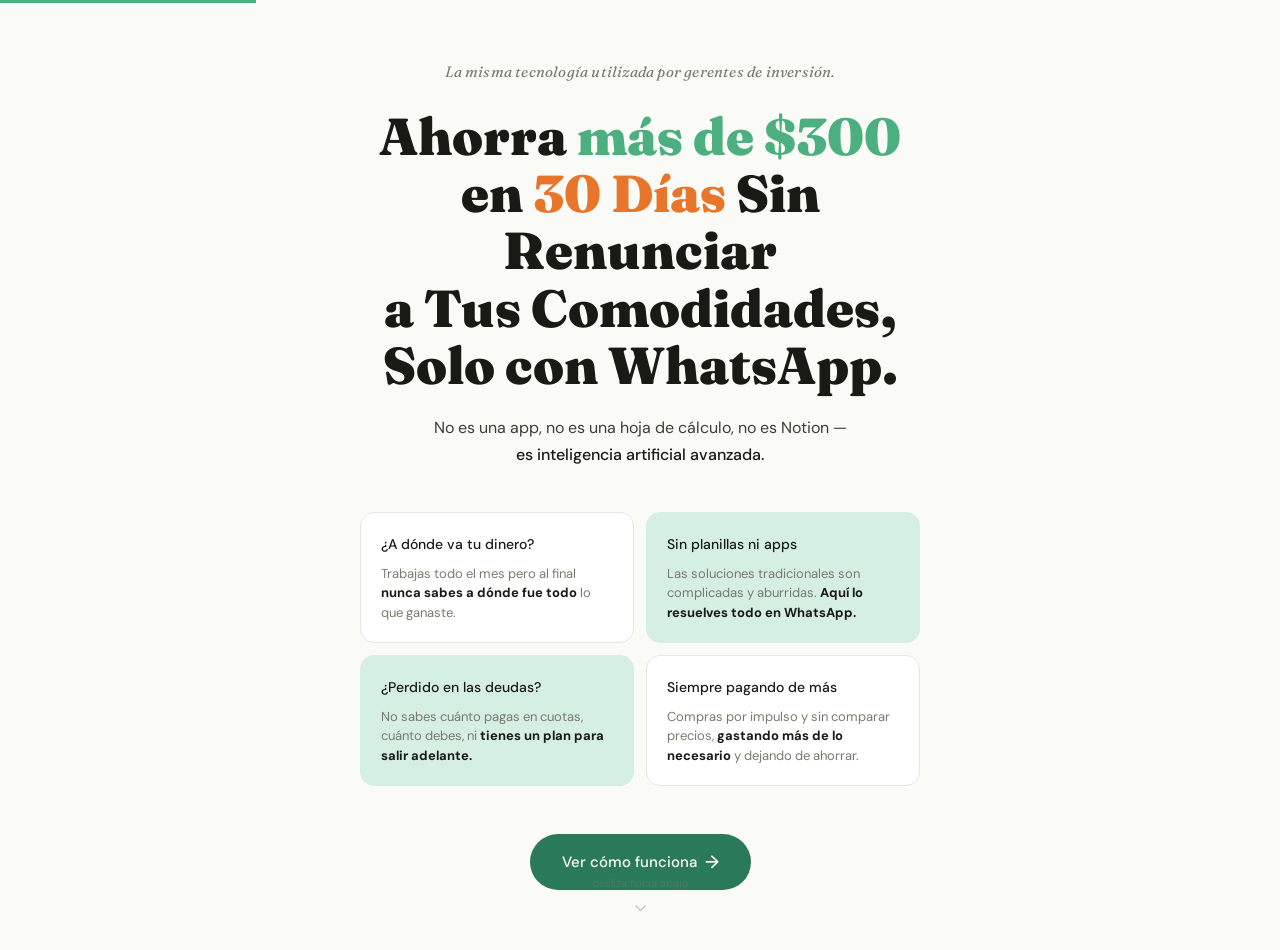
<file: index.html>
<!DOCTYPE html>
<html lang="es">
<head>
<meta charset="UTF-8"/>
<meta name="viewport" content="width=device-width, initial-scale=1.0"/>
<title>Mani — Asesor Financiero</title>
<link href="https://fonts.googleapis.com/css2?family=Fraunces:ital,wght@0,400;0,700;0,900;1,400&family=DM+Sans:wght@400;500&display=swap" rel="stylesheet"/>
<style>
*{box-sizing:border-box;margin:0;padding:0}
:root{
  --green:#2A7A5A;--green-light:#4CAF80;--green-bg:#EFF8F3;--green-pale:#D6EFE3;
  --orange:#E8762A;--orange-bg:#FEF3EA;
  --dark:#1A1A14;--text:#3D3D35;--muted:#7A7A6E;
  --bg:#FAFAF7;--white:#FFFFFF;--border:#E8E8E0;
}
html{scroll-behavior:smooth}
body{font-family:'DM Sans',sans-serif;background:var(--bg);color:var(--dark);line-height:1.6;overflow-x:hidden}

.section{min-height:100vh;display:flex;flex-direction:column;align-items:center;justify-content:center;padding:60px 24px;position:relative}
.section-inner{max-width:560px;width:100%;margin:0 auto;text-align:center}

.hidden{display:none!important}
.fade-in{animation:fadeUp .6s ease forwards}
@keyframes fadeUp{from{opacity:0;transform:translateY(24px)}to{opacity:1;transform:translateY(0)}}

#s1{background:var(--bg)}
.eyebrow{font-family:'Fraunces',serif;font-style:italic;font-size:15px;color:var(--muted);margin-bottom:24px;letter-spacing:.2px}
.hero-title{font-family:'Fraunces',serif;font-size:clamp(32px,6vw,52px);font-weight:900;line-height:1.1;color:var(--dark);margin-bottom:20px}
.hero-title .accent-green{color:var(--green-light)}
.hero-title .accent-orange{color:var(--orange)}
.hero-sub{font-size:16px;color:var(--text);margin-bottom:44px;line-height:1.7}
.hero-sub strong{color:var(--dark);font-weight:500}
.pain-grid{display:grid;grid-template-columns:1fr 1fr;gap:12px;text-align:left;margin-bottom:48px}
.pain-card{background:var(--white);border:1px solid var(--border);border-radius:14px;padding:20px}
.pain-card.highlight{background:var(--green-pale);border-color:var(--green-pale)}
.pain-card h4{font-size:14px;font-weight:500;color:var(--dark);margin-bottom:8px}
.pain-card p{font-size:13px;color:var(--muted);line-height:1.5}
.pain-card p strong{color:var(--dark)}
.cta-primary{display:inline-flex;align-items:center;gap:8px;background:var(--green);color:var(--white);font-family:'DM Sans',sans-serif;font-size:15px;font-weight:500;padding:16px 32px;border-radius:100px;border:none;cursor:pointer;transition:all .2s;text-decoration:none}
.cta-primary:hover{background:var(--green-light);transform:translateY(-2px)}
.cta-arrow{font-size:18px;transition:transform .2s}
.cta-primary:hover .cta-arrow{transform:translateX(4px)}

#s2{background:var(--white);border-top:1px solid var(--border)}
.demo-label{display:inline-block;background:var(--orange);color:var(--white);font-size:12px;font-weight:500;padding:5px 14px;border-radius:100px;margin-bottom:24px;letter-spacing:.5px;text-transform:uppercase}
.demo-title{font-family:'Fraunces',serif;font-size:clamp(26px,5vw,40px);font-weight:700;margin-bottom:12px;color:var(--dark)}
.demo-sub{font-size:15px;color:var(--muted);margin-bottom:40px;line-height:1.7}
.step-badge{display:flex;align-items:center;justify-content:center;width:40px;height:40px;border-radius:50%;background:var(--orange);color:var(--white);font-family:'Fraunces',serif;font-size:20px;font-weight:700;margin:0 auto 16px}
.step-instruction{font-size:16px;color:var(--text);margin-bottom:8px}
.step-instruction strong{color:var(--dark)}
.step-hint{font-size:13px;color:var(--muted);font-style:italic;margin-bottom:28px}

.chat-input-wrap{position:relative;max-width:400px;margin:0 auto}
.chat-input{width:100%;padding:14px 56px 14px 20px;border-radius:100px;border:2px solid var(--border);font-family:'DM Sans',sans-serif;font-size:15px;color:var(--dark);background:var(--bg);outline:none;transition:border-color .2s}
.chat-input:focus{border-color:var(--green-light)}
.chat-send-btn{position:absolute;right:6px;top:50%;transform:translateY(-50%);width:40px;height:40px;border-radius:50%;background:var(--green);border:none;cursor:pointer;display:flex;align-items:center;justify-content:center;transition:background .2s}
.chat-send-btn:hover{background:var(--green-light)}
.chat-send-btn svg{width:18px;height:18px;fill:none;stroke:#fff;stroke-width:2;stroke-linecap:round;stroke-linejoin:round}

/* ══ WHATSAPP REALÍSTICO ══ */
.chat-response{
  margin-top:20px;
  text-align:left;
  max-width:420px;
  margin-left:auto;
  margin-right:auto;
  background:#FFFFFF;
  border-radius:16px;
  padding:16px 10px 12px;
  overflow:hidden;
  border:1px solid var(--border);
}
/* Divisor de data */
.wa-date-divider{text-align:center;margin:4px 0 10px}
.wa-date-divider span{
  background:#E1EAF0;
  color:#54656F;
  font-size:11.5px;
  padding:4px 12px;
  border-radius:7px;
  display:inline-block;
  font-family:'DM Sans',sans-serif;
  box-shadow:0 1px 1px rgba(0,0,0,.08);
}
/* Linhas de mensagem */
.wa-row{display:flex;margin-bottom:3px;padding:0 4px}
.wa-row.user{justify-content:flex-end}
.wa-row.bot{justify-content:flex-start}
/* Bolha base */
.bubble{
  max-width:80%;
  padding:6px 9px 4px 9px;
  font-size:14.5px;
  line-height:1.5;
  position:relative;
  word-break:break-word;
  font-family:-apple-system,'Segoe UI','Helvetica Neue',Arial,sans-serif;
  box-shadow:0 1px 1px rgba(0,0,0,.13);
}
/* Bolha da Nami — modo claro */
.bubble-bot{
  background:#0B141A;
  color:#FFFFFF;
  border-radius:0 8px 8px 8px;
  margin-left:10px;
  border:1px solid #E8E8E0;
}
.bubble-bot::before{
  content:'';
  position:absolute;
  top:0;left:-9px;
  border-width:0 9px 9px 0;
  border-style:solid;
  border-color:transparent #FFFFFF transparent transparent;
}
/* Bolha do usuário — verde claro WA */
.bubble-user{
  background:#D9FDD3;
  color:#111B21;
  border-radius:8px 0 8px 8px;
  margin-right:10px;
}
.bubble-user::after{
  content:'';
  position:absolute;
  top:0;right:-9px;
  border-width:0 0 9px 9px;
  border-style:solid;
  border-color:transparent transparent transparent #D9FDD3;
}
.bubble strong{color:#FFFFFF;font-weight:600}
/* Horário + tique */
.bubble-meta{
  display:flex;
  align-items:center;
  justify-content:flex-end;
  gap:3px;
  margin-top:2px;
  margin-bottom:0;
  line-height:1;
}
.bubble-time{font-size:11px;color:#667781;white-space:nowrap}
.bubble-tick{font-size:13px;color:#53BDEB;line-height:1}
/* Typing */
.typing{display:flex;gap:5px;padding:8px 12px 6px;align-items:center;min-width:52px}
.dot{width:7px;height:7px;background:#B0B8BF;border-radius:50%;animation:waBounce .9s infinite}
.dot:nth-child(2){animation-delay:.2s}
.dot:nth-child(3){animation-delay:.4s}
@keyframes waBounce{0%,60%,100%{transform:translateY(0)}30%{transform:translateY(-5px)}}
/* Seção 3 — tela WA fundo cinza claro */
.wa-screen{
  background:#ffffff;
  border-radius:16px;
  padding:14px 10px;
  max-width:360px;
  margin:0 auto 8px;
  border:1px solid var(--border);
  box-shadow:0 2px 12px rgba(0,0,0,.08);
}
.wa-screen .wa-date-divider span{background:#E1EAF0;color:#54656F;}
/* Card imagem enviada */
.wa-img-bubble{
  margin-left:10px;
  max-width:90%;
  margin-bottom:6px;
  position:relative;
}
.wa-img-bubble::before{
  content:'';
  position:absolute;
  top:0;left:-9px;
  border-width:0 9px 9px 0;
  border-style:solid;
  border-color:transparent #FFFFFF transparent transparent;
  z-index:1;
}
.wa-img-card{
  background:#FFFFFF;
  border:1px solid #E0E0E0;
  border-radius:0 10px 10px 10px;
  overflow:hidden;
  box-shadow:0 1px 3px rgba(0,0,0,.12);
}
.wa-img-inner{
  background:#F7F8FA;
  padding:14px 14px 10px;
}
.wa-img-footer{
  background:#0B141A;
  padding:8px 12px 7px;
}
.wa-img-footer-text{
  font-size:13px;
  color:#E9EDEF;
  font-family:-apple-system,'Segoe UI',Arial,sans-serif;
  line-height:1.4;
}
.wa-img-time{font-size:11px;color:#8696A0;text-align:right;margin-top:4px}
/* Bolha de texto simples */
.wa-bubble-caption{
  background:#0B141A;
  border:1px solid #E8E8E0;
  border-radius:0 10px 10px 10px;
  padding:8px 12px 6px;
  margin-left:10px;
  max-width:88%;
  position:relative;
  font-size:13.5px;
  color:#ffffff;
  box-shadow:0 1px 1px rgba(0,0,0,.08);
  margin-bottom:6px;
  font-family:-apple-system,'Segoe UI',Arial,sans-serif;
}
.wa-bubble-caption::before{
  content:'';
  position:absolute;
  top:0;left:-9px;
  border-width:0 9px 9px 0;
  border-style:solid;
  border-color:transparent #FFFFFF transparent transparent;
}
.wa-bubble-time{font-size:11px;color:#667781;text-align:right;margin-top:3px}

/* Imagem enviada WA */
.wa-img-bubble{margin-left:10px;max-width:90%;margin-bottom:6px;position:relative;}
.wa-img-bubble::before{content:'';position:absolute;top:0;left:-9px;border-width:0 9px 9px 0;border-style:solid;border-color:transparent #FFFFFF transparent transparent;z-index:1;}
.wa-img-card{background:#FFFFFF;border:1px solid #E0E0E0;border-radius:0 10px 10px 10px;overflow:hidden;box-shadow:0 1px 3px rgba(0,0,0,.12);}
.wa-img-inner{background:#F7F8FA;padding:14px 14px 10px;}
.wa-img-footer{background:#1F2C34;padding:8px 12px 7px;}
.wa-img-footer-text{font-size:13px;color:#E9EDEF;font-family:-apple-system,'Segoe UI',Arial,sans-serif;line-height:1.4;}
.wa-img-time{font-size:11px;color:#8696A0;text-align:right;margin-top:4px}

.btn-continue{display:inline-flex;align-items:center;gap:8px;margin-top:24px;background:var(--green);color:var(--white);font-size:14px;font-weight:500;padding:12px 24px;border-radius:100px;border:none;cursor:pointer;transition:all .2s;font-family:'DM Sans',sans-serif}
.btn-continue:hover{background:var(--green-light);transform:translateY(-1px)}

#s3{background:var(--bg)}
.section-tag{font-family:'Fraunces',serif;font-style:italic;font-size:14px;color:var(--muted);margin-bottom:12px}
.s3-title{font-family:'Fraunces',serif;font-size:clamp(24px,4vw,36px);font-weight:700;margin-bottom:8px;color:var(--dark)}
.s3-sub{font-size:15px;color:var(--muted);margin-bottom:32px}

.wa-mockup-wrap{display:flex;flex-direction:column;gap:12px;max-width:360px;margin:0 auto 32px;text-align:left}
.wa-card{background:var(--white);border:1px solid var(--border);border-radius:16px;overflow:hidden;padding:16px}
.wa-card-header{font-size:13px;font-weight:500;color:var(--dark);margin-bottom:4px}
.wa-card-date{font-size:11px;color:var(--muted);margin-bottom:12px}
.bar-chart{display:flex;align-items:flex-end;gap:6px;height:80px}
.bar-wrap{display:flex;flex-direction:column;align-items:center;gap:4px;flex:1}
.bar{width:100%;background:var(--green-pale);border-radius:4px 4px 0 0;position:relative}
.bar.high{background:var(--green)}
.bar-label{font-size:10px;color:var(--muted)}
.bar-val{font-size:9px;color:var(--dark);font-weight:500}
.wa-trend{font-size:12px;color:var(--muted);margin-top:10px;display:flex;align-items:center;gap:4px}
.wa-trend span{color:var(--orange);font-weight:500}
.pie-wrap{display:flex;gap:16px;align-items:center}
.pie-legend{font-size:12px;color:var(--muted);display:flex;flex-direction:column;gap:4px}
.pie-legend-item{display:flex;align-items:center;gap:6px}
.pie-dot{width:8px;height:8px;border-radius:50%}
.wa-caption{font-size:13px;color:var(--white);background:var(--dark);border-radius:10px;padding:10px 14px;margin-top:8px}
.wa-caption .time-small{font-size:10px;opacity:.5;float:right;margin-top:2px}

.s3-closing{margin-top:32px}
.s3-closing p{font-size:16px;color:var(--text);margin-bottom:8px}
.s3-closing strong{color:var(--dark)}

#s4{background:var(--white);border-top:1px solid var(--border)}
.benefits-title{font-family:'Fraunces',serif;font-size:clamp(24px,4vw,36px);font-weight:700;margin-bottom:8px}
.benefits-sub{font-size:15px;color:var(--muted);margin-bottom:32px}
.benefits-grid{display:grid;grid-template-columns:1fr 1fr;gap:12px;text-align:left;margin-bottom:32px}
.benefit-card{background:var(--green-pale);border-radius:14px;padding:20px}
.benefit-icon{width:32px;height:32px;background:var(--green);border-radius:8px;display:flex;align-items:center;justify-content:center;margin-bottom:12px}
.benefit-icon svg{width:16px;height:16px;stroke:#fff;fill:none;stroke-width:2;stroke-linecap:round;stroke-linejoin:round}
.benefit-card h4{font-size:13px;font-weight:500;color:var(--dark);margin-bottom:6px}
.benefit-card p{font-size:12px;color:var(--muted);line-height:1.5}
.benefit-card p em{color:var(--dark);font-style:italic}
.s4-diff{font-size:15px;color:var(--text);margin-bottom:8px;line-height:1.7}
.s4-diff strong{color:var(--dark)}

.meta-card{background:var(--white);border:1px solid var(--border);border-radius:16px;padding:24px;max-width:240px;margin:0 auto 32px;text-align:center}
.meta-card-title{display:flex;align-items:center;justify-content:center;gap:8px;font-size:14px;font-weight:500;margin-bottom:16px}
.donut-wrap{position:relative;width:100px;height:100px;margin:0 auto 16px}
.donut-wrap svg{transform:rotate(-90deg)}
.donut-center{position:absolute;top:50%;left:50%;transform:translate(-50%,-50%);text-align:center}
.donut-pct{font-family:'Fraunces',serif;font-size:22px;font-weight:700}
.donut-sub{font-size:10px;color:var(--muted)}
.meta-name{font-size:13px;color:var(--muted)}
.meta-value{font-size:14px;font-weight:500;color:var(--dark)}

#s5{background:var(--dark);color:var(--white)}
.price-title{font-family:'Fraunces',serif;font-size:clamp(28px,5vw,44px);font-weight:900;line-height:1.1;margin-bottom:8px}
.price-title .underline{text-decoration:underline;text-decoration-color:var(--orange);text-underline-offset:4px}
.price-tagline{font-size:15px;color:rgba(255,255,255,.6);margin-bottom:36px}

.projection-wrap{background:rgba(255,255,255,.05);border:1px solid rgba(255,255,255,.1);border-radius:16px;padding:20px;margin-bottom:24px;text-align:left}
.proj-labels{display:flex;justify-content:space-between;font-size:11px;color:rgba(255,255,255,.4);margin-bottom:8px}
.proj-chart{position:relative;height:80px;margin-bottom:8px}
.proj-chart svg{width:100%;height:100%}
.proj-bottom{display:flex;justify-content:space-between;font-size:11px;color:rgba(255,255,255,.35)}

.price-narrative{font-size:15px;color:rgba(255,255,255,.7);margin-bottom:32px;line-height:1.8}
.price-narrative strong{color:var(--white)}

.offer-badge{display:inline-flex;align-items:center;gap:8px;background:#7B1C1C;border:1px solid rgba(255,255,255,.08);border-radius:100px;padding:7px 16px;font-size:12px;font-weight:500;color:rgba(255,255,255,.9);margin-bottom:20px;animation:badgePulse 2.4s ease-in-out infinite;letter-spacing:.2px}
.offer-badge .dot-pulse{width:6px;height:6px;border-radius:50%;background:#FF8080;flex-shrink:0;animation:pulse 1.5s infinite}
@keyframes pulse{0%,100%{opacity:1}50%{opacity:.2}}
@keyframes badgePulse{0%,100%{background:#7B1C1C;box-shadow:0 0 0 0 rgba(123,28,28,0)}50%{background:#8B2222;box-shadow:0 0 0 6px rgba(123,28,28,0)}}

.price-card{background:rgba(255,255,255,.06);border:1px solid rgba(255,255,255,.12);border-radius:20px;padding:28px;margin-bottom:20px;position:relative;overflow:hidden}
.promo-tag{position:absolute;top:16px;right:16px;background:var(--orange);color:var(--white);font-size:11px;font-weight:500;padding:4px 10px;border-radius:100px}
.price-plan{font-size:13px;color:rgba(255,255,255,.5);margin-bottom:4px;display:flex;align-items:center;gap:6px}
.price-plan svg{width:14px;height:14px;fill:rgba(255,255,255,.3)}
.price-big{font-family:'Fraunces',serif;font-size:48px;font-weight:900;color:var(--white);line-height:1}
.price-big sup{font-size:20px;vertical-align:super}
.price-big sub{font-size:18px}
.price-period{font-size:12px;color:rgba(255,255,255,.4);margin-top:4px;margin-bottom:20px}
.cta-checkout{display:block;width:100%;padding:16px;background:var(--green-light);color:var(--white);font-family:'DM Sans',sans-serif;font-size:15px;font-weight:500;border:none;border-radius:12px;cursor:pointer;transition:all .2s;text-decoration:none;text-align:center}
.cta-checkout:hover{background:var(--green);transform:translateY(-1px)}
.price-note{font-size:13px;color:rgba(255,255,255,.45);font-style:italic;margin-top:16px}

.scroll-hint{position:absolute;bottom:32px;left:50%;transform:translateX(-50%);display:flex;flex-direction:column;align-items:center;gap:6px;opacity:.4;animation:bob 2s infinite}
@keyframes bob{0%,100%{transform:translateX(-50%) translateY(0)}50%{transform:translateX(-50%) translateY(6px)}}
.scroll-hint span{font-size:11px;color:var(--muted)}
.scroll-hint svg{width:20px;height:20px;stroke:var(--muted);fill:none;stroke-width:1.5}

.progress-bar{position:fixed;top:0;left:0;height:3px;background:var(--green-light);transition:width .3s ease;z-index:100}
</style>
</head>
<body>

<div class="progress-bar" id="progressBar"></div>

<!-- ══════════════════════════════════════
     SECCIÓN 1 — HERO
══════════════════════════════════════ -->
<section class="section" id="s1">
  <div class="section-inner fade-in">
    <p class="eyebrow">La misma tecnología utilizada por gerentes de inversión.</p>

    <h1 class="hero-title">
      Ahorra <span class="accent-green">más de $300</span><br>
      en <span class="accent-orange">30 Días</span> Sin Renunciar<br>
      a Tus Comodidades,<br>
      Solo con WhatsApp.
    </h1>

    <p class="hero-sub">
      No es una app, no es una hoja de cálculo, no es Notion —<br>
      <strong>es inteligencia artificial avanzada.</strong>
    </p>

    <div class="pain-grid">
      <div class="pain-card">
        <h4>¿A dónde va tu dinero?</h4>
        <p>Trabajas todo el mes pero al final <strong>nunca sabes a dónde fue todo</strong> lo que ganaste.</p>
      </div>
      <div class="pain-card highlight">
        <h4>Sin planillas ni apps</h4>
        <p>Las soluciones tradicionales son complicadas y aburridas. <strong>Aquí lo resuelves todo en WhatsApp.</strong></p>
      </div>
      <div class="pain-card highlight">
        <h4>¿Perdido en las deudas?</h4>
        <p>No sabes cuánto pagas en cuotas, cuánto debes, ni <strong>tienes un plan para salir adelante.</strong></p>
      </div>
      <div class="pain-card">
        <h4>Siempre pagando de más</h4>
        <p>Compras por impulso y sin comparar precios, <strong>gastando más de lo necesario</strong> y dejando de ahorrar.</p>
      </div>
    </div>

    <button class="cta-primary" onclick="revealSection('s2')">
      Ver cómo funciona <span class="cta-arrow">→</span>
    </button>
  </div>
  <div class="scroll-hint">
    <span>desliza hacia abajo</span>
    <svg viewBox="0 0 24 24"><polyline points="6 9 12 15 18 9"/></svg>
  </div>
</section>

<!-- ══════════════════════════════════════
     SECCIÓN 2 — DEMO INTERACTIVA
══════════════════════════════════════ -->
<section class="section hidden" id="s2">
  <div class="section-inner fade-in">
    <span class="demo-label">Demostración</span>
    <h2 class="demo-title">¿Cómo funciona?</h2>
    <p class="demo-sub">Un asesor financiero <strong>en tu WhatsApp</strong>, disponible las 24 horas para ayudarte a <strong>controlar tus finanzas de forma interactiva.</strong></p>

    <div class="step-badge">1</div>
    <p class="step-instruction">Escribe lo que compraste y cuánto costó, por ejemplo: <strong>"camisa 20"</strong></p>
    <p class="step-hint">No te preocupes por comas ni por escribir "$", solo ingrésalo a tu manera.</p>

    <div class="chat-input-wrap">
      <input class="chat-input" id="demoInput" placeholder='Escribe: "camisa 20"' onkeydown="if(event.key==='Enter')runDemo()"/>
      <button class="chat-send-btn" onclick="runDemo()">
        <svg viewBox="0 0 24 24"><line x1="22" y1="2" x2="11" y2="13"/><polygon points="22 2 15 22 11 13 2 9 22 2"/></svg>
      </button>
    </div>

    <div class="chat-response hidden" id="chatResponse"></div>
    <button class="btn-continue hidden" id="btnS3" onclick="revealSection('s3')">Ver más funciones →</button>
  </div>
</section>

<!-- ══════════════════════════════════════
     SECCIÓN 3 — GRÁFICOS / INSIGHTS
══════════════════════════════════════ -->
<section class="section hidden" id="s3">
  <div class="section-inner fade-in">
    <span class="demo-label">Demostración</span>
    <div class="step-badge">2</div>
    <h2 class="s3-title">Pregunta todo sobre<br>tus finanzas.</h2>
    <p class="demo-sub">¿Quieres saber cuánto gastaste en los últimos días? <strong>Solo pregunta.</strong></p>

    <p style="font-size:15px;color:var(--text);margin-bottom:20px">Imagina que estos son tus gastos. Mira lo que Mani te entrega:</p>

    <div class="wa-screen">
      <div class="wa-date-divider"><span>Hoy</span></div>

      <div class="wa-bubble-caption">
        Aquí tienes el gráfico de tus gastos de los últimos 7 días 👇
        <div class="wa-bubble-time">17:54</div>
      </div>

      <div class="wa-img-bubble">
        <div class="wa-img-card">
          <div class="wa-img-inner">
            <div style="font-size:12.5px;font-weight:600;color:#111B21;margin-bottom:1px">Últimos 7 días</div>
            <div style="font-size:11.5px;color:#667781;margin-bottom:10px">$800,00 &middot; 01/03 a 07/03</div>
            <div class="bar-chart" style="height:72px">
              <div class="bar-wrap"><div class="bar-val" style="color:#54656F">155</div><div class="bar" style="height:72px;background:#4CAF80;border-radius:4px 4px 0 0"></div><div class="bar-label" style="color:#667781">sáb</div></div>
              <div class="bar-wrap"><div class="bar-val" style="color:#54656F">105</div><div class="bar" style="height:49px;background:#B2DFCC;border-radius:4px 4px 0 0"></div><div class="bar-label" style="color:#667781">dom</div></div>
              <div class="bar-wrap"><div class="bar-val" style="color:#54656F">53</div><div class="bar" style="height:25px;background:#B2DFCC;border-radius:4px 4px 0 0"></div><div class="bar-label" style="color:#667781">lun</div></div>
              <div class="bar-wrap"><div class="bar-val" style="color:#54656F">64</div><div class="bar" style="height:30px;background:#B2DFCC;border-radius:4px 4px 0 0"></div><div class="bar-label" style="color:#667781">mar</div></div>
              <div class="bar-wrap"><div class="bar-val" style="color:#54656F">131</div><div class="bar" style="height:60px;background:#4CAF80;border-radius:4px 4px 0 0"></div><div class="bar-label" style="color:#667781">mié</div></div>
              <div class="bar-wrap"><div class="bar-val" style="color:#54656F">52</div><div class="bar" style="height:24px;background:#B2DFCC;border-radius:4px 4px 0 0"></div><div class="bar-label" style="color:#667781">jue</div></div>
              <div class="bar-wrap"><div class="bar-val" style="color:#54656F">72</div><div class="bar" style="height:33px;background:#B2DFCC;border-radius:4px 4px 0 0"></div><div class="bar-label" style="color:#667781">vie</div></div>
            </div>
            <div style="font-size:11.5px;color:#667781;margin-top:8px">&#x2197; <span style="color:#E8762A;font-weight:500">Tus gastos aumentaron un 20%</span> esta semana.</div>
          </div>
          <div class="">
          </div>
        </div>
      </div>

      <div class="wa-bubble-caption">
        Aquí tienes la distribución de tus gastos por categoría 👇
        <div class="wa-bubble-time">17:55</div>
      </div>

      <div class="wa-img-bubble">
        <div class="wa-img-card">
          <div class="wa-img-inner">
            <div style="font-size:12.5px;font-weight:600;color:#111B21;margin-bottom:1px">División de gastos</div>
            <div style="font-size:11px;color:#667781;margin-bottom:10px">01/03 a 07/03</div>
            <div style="display:flex;gap:14px;align-items:center">
              <svg width="86" height="86" viewBox="0 0 90 90">
                <circle cx="45" cy="45" r="35" fill="none" stroke="#E8E8E0" stroke-width="16"/>
                <circle cx="45" cy="45" r="35" fill="none" stroke="#4CAF80" stroke-width="16" stroke-dasharray="79 141" stroke-dashoffset="0" transform="rotate(-90 45 45)"/>
                <circle cx="45" cy="45" r="35" fill="none" stroke="#2A7A5A" stroke-width="16" stroke-dasharray="51 169" stroke-dashoffset="-79" transform="rotate(-90 45 45)"/>
                <circle cx="45" cy="45" r="35" fill="none" stroke="#E8762A" stroke-width="16" stroke-dasharray="40 180" stroke-dashoffset="-130" transform="rotate(-90 45 45)"/>
                <circle cx="45" cy="45" r="35" fill="none" stroke="#F5C67A" stroke-width="16" stroke-dasharray="30 190" stroke-dashoffset="-170" transform="rotate(-90 45 45)"/>
              </svg>
              <div style="font-size:11.5px;color:#54656F;display:flex;flex-direction:column;gap:5px">
                <div style="display:flex;align-items:center;gap:5px"><div style="width:8px;height:8px;border-radius:50%;background:#4CAF80;flex-shrink:0"></div>Alimentación 36%</div>
                <div style="display:flex;align-items:center;gap:5px"><div style="width:8px;height:8px;border-radius:50%;background:#2A7A5A;flex-shrink:0"></div>Transporte 23%</div>
                <div style="display:flex;align-items:center;gap:5px"><div style="width:8px;height:8px;border-radius:50%;background:#E8762A;flex-shrink:0"></div>Ocio 16%</div>
                <div style="display:flex;align-items:center;gap:5px"><div style="width:8px;height:8px;border-radius:50%;background:#F5C67A;flex-shrink:0"></div>Otros 25%</div>
              </div>
            </div>
        </div>
      </div>
    </div>

    <div class="s3-closing">
      <p>Nunca más te preguntarás<br><strong>"¿en qué gasté tanto este mes?"</strong><br>sin obtener una respuesta.</p>
    </div>

    <button class="btn-continue" style="margin-top:28px" onclick="revealSection('s4')">Ver todos los beneficios →</button>
  </div>
</section>

<!-- ══════════════════════════════════════
     SECCIÓN 4 — BENEFICIOS
══════════════════════════════════════ -->
<section class="section hidden" id="s4">
  <div class="section-inner fade-in">
    <p class="section-tag">Y muchas más funciones</p>
    <h2 class="benefits-title">Además de lo que ya te mostramos,<br><strong>también ofrecemos:</strong></h2>

    <div class="benefits-grid">
      <div class="benefit-card">
        <div class="benefit-icon">
          <svg viewBox="0 0 24 24"><polyline points="20 6 9 17 4 12"/></svg>
        </div>
        <h4>Categorías automáticas</h4>
        <p>No necesitas configurar nada. La IA <strong>detecta y organiza</strong> tus gastos por sí sola.</p>
      </div>
      <div class="benefit-card">
        <div class="benefit-icon">
          <svg viewBox="0 0 24 24"><path d="M21 15a2 2 0 0 1-2 2H7l-4 4V5a2 2 0 0 1 2-2h14a2 2 0 0 1 2 2z"/></svg>
        </div>
        <h4>Sugerencias inteligentes</h4>
        <p>Recibe avisos como: <em>"Este mes estás gastando más en entretenimiento. Ten cuidado."</em></p>
      </div>
      <div class="benefit-card">
        <div class="benefit-icon">
          <svg viewBox="0 0 24 24"><circle cx="11" cy="11" r="8"/><line x1="21" y1="21" x2="16.65" y2="16.65"/></svg>
        </div>
        <h4>Análisis de compras</h4>
        <p>Dinos qué quieres comprar y la IA analiza tu perfil: <em>¿pagar en cuotas o al contado?</em></p>
      </div>
      <div class="benefit-card">
        <div class="benefit-icon">
          <svg viewBox="0 0 24 24"><polygon points="12 2 15.09 8.26 22 9.27 17 14.14 18.18 21.02 12 17.77 5.82 21.02 7 14.14 2 9.27 8.91 8.26 12 2"/></svg>
        </div>
        <h4>Deja de solo ahorrar</h4>
        <p>Participa en nuestros desafíos con recompensas y <strong>gana hasta $600</strong> al mes ahorrando.</p>
      </div>
    </div>

    <!-- Meta card mockup -->
    <div class="meta-card">
      <div class="meta-card-title">🎯 Nueva Meta</div>
      <div class="donut-wrap">
        <svg width="100" height="100" viewBox="0 0 100 100">
          <circle cx="50" cy="50" r="38" fill="none" stroke="#E8E8E0" stroke-width="14"/>
          <circle cx="50" cy="50" r="38" fill="none" stroke="#E8762A" stroke-width="14"
            stroke-dasharray="47.8 191.2" stroke-dashoffset="0" transform="rotate(-90 50 50)"/>
        </svg>
        <div class="donut-center">
          <div class="donut-pct">20%</div>
          <div class="donut-sub">de la meta</div>
        </div>
      </div>
      <div class="meta-name">Viaje Chile Septiembre ↗</div>
      <div class="meta-value">$2.000 de $10.000</div>
    </div>

    <p class="s4-diff">Nuestro diferencial es que no somos<br>SOLO una herramienta que usarás una vez y olvidarás.</p>
    <p class="s4-diff"><strong>No solo registramos tus gastos — te damos el paso a paso para que alcances tus objetivos.</strong></p>

    <button class="btn-continue" style="margin-top:28px" onclick="revealSection('s5')">Ver planes y precios →</button>
  </div>
</section>

<!-- ══════════════════════════════════════
     SECCIÓN 5 — PRECIO / CTA
══════════════════════════════════════ -->
<section class="section hidden" id="s5">
  <div class="section-inner fade-in">
    <div class="offer-badge">
      <div class="dot-pulse"></div>
      Oferta válida solo hoy
    </div>
    <h2 class="price-title">Tu <span class="underline">libertad financiera</span><br>empieza ahora.</h2>
    <p class="price-tagline">Esta es tu oportunidad de cumplir lo que has prometido durante tanto tiempo.</p>

    <!-- Gráfico de proyección -->
    <div class="projection-wrap">
      <div class="proj-labels">
        <span>Tú hoy</span>
        <span style="color:var(--green-light);font-weight:500">En 6 meses · $7.492</span>
      </div>
      <div class="proj-chart">
        <svg viewBox="0 0 400 80" preserveAspectRatio="none">
          <defs>
            <linearGradient id="lineGrad" x1="0" y1="0" x2="1" y2="0">
              <stop offset="0%" stop-color="#4CAF80" stop-opacity=".3"/>
              <stop offset="100%" stop-color="#4CAF80" stop-opacity="1"/>
            </linearGradient>
          </defs>
          <path d="M0,70 C60,68 100,60 160,45 S280,20 400,5" fill="none" stroke="url(#lineGrad)" stroke-width="2.5"/>
          <circle cx="0" cy="70" r="4" fill="#4CAF80"/>
          <circle cx="400" cy="5" r="4" fill="#4CAF80"/>
        </svg>
      </div>
      <div class="proj-bottom">
        <span style="color:rgba(255,255,255,.5);font-size:12px">$50</span>
        <div style="display:flex;gap:24px">
          <span>Ene</span><span>Feb</span><span>Mar</span><span>Abr</span><span>May</span><span>Jun</span>
        </div>
      </div>
    </div>

    <p class="price-narrative">
      Imagina que dentro de un año tengas <strong>dinero de sobra</strong> para viajar o completar lo que necesitas para cambiar de carro — <strong>todo gracias a la decisión que tomas hoy.</strong>
    </p>

    <p class="price-narrative" style="margin-bottom:16px">
      Podríamos cobrarte lo justo, <strong>$240 al año</strong> por el ahorro que te ayudaremos a lograr.<br><br>
      Pero no tendría sentido cobrarte tanto, porque lo que realmente queremos es tu <strong>LIBERTAD FINANCIERA.</strong><br><br>
      Por eso, por tiempo limitado, te ofrecemos nuestra inteligencia artificial por solo:
    </p>

    <div class="offer-badge">
      <div class="dot-pulse"></div>
      Oferta válida solo hoy
    </div>

    <div class="price-card">
      <div class="promo-tag">PROMOCIÓN 50% OFF</div>
      <div class="price-plan">
        <svg viewBox="0 0 24 24" fill="currentColor"><path d="M12 1v22M17 5H9.5a3.5 3.5 0 000 7h5a3.5 3.5 0 010 7H6"/></svg>
        Plan ANUAL
      </div>
      <div class="price-big"><sup>$</sup> 21<sub>,90</sub></div>
      <div class="price-period">· cobrado anualmente</div>
      <a href="https://hotmart.com/teste" target="_blank" class="cta-checkout">
        Quiero mi libertad financiera →
      </a>
    </div>

    <p class="price-note">Tras suscribirte, recibirás el contacto de la IA para comenzar a utilizarla de inmediato.</p>
  </div>
</section>

<script>
function revealSection(id){
  const el=document.getElementById(id);
  if(!el)return;
  el.classList.remove('hidden');
  setTimeout(()=>{el.scrollIntoView({behavior:'smooth',block:'start'});},100);
  updateProgress();
}

function updateProgress(){
  const sections=['s1','s2','s3','s4','s5'];
  const visible=sections.filter(id=>!document.getElementById(id).classList.contains('hidden'));
  const pct=(visible.length/sections.length)*100;
  document.getElementById('progressBar').style.width=pct+'%';
}

const responses={
  default:(item,val)=>`✅ *¡Gasto registrado!*\n\n🏷 ${item.toUpperCase()} *(Ropa)*\n💰 $${parseFloat(val).toFixed(2)}\n📅 ${new Date().toLocaleDateString('es-ES')}\n\n⚠️ *Recordatorio:* Estás cerca de tu límite mensual de $${val} para esta categoría.`,
  mercado:(item,val)=>`✅ *¡Gasto registrado!*\n\n🛒 MERCADO *(Alimentación)*\n💰 $${parseFloat(val).toFixed(2)}\n📅 ${new Date().toLocaleDateString('es-ES')}\n\n📊 Este mes ya gastaste $${(parseFloat(val)*3.2).toFixed(0)} en Alimentación.`,
  supermercado:(item,val)=>`✅ *¡Gasto registrado!*\n\n🛒 SUPERMERCADO *(Alimentación)*\n💰 $${parseFloat(val).toFixed(2)}\n📅 ${new Date().toLocaleDateString('es-ES')}\n\n📊 Este mes ya gastaste $${(parseFloat(val)*3.2).toFixed(0)} en Alimentación.`,
  camisa:(item,val)=>`✅ *¡Gasto registrado!*\n\n👕 CAMISA *(Ropa)*\n💰 $${parseFloat(val).toFixed(2)}\n📅 ${new Date().toLocaleDateString('es-ES')}\n\n⚠️ *Recordatorio:* Estás cerca de tu límite mensual de $${val} para ropa.`,
  uber:(item,val)=>`✅ *¡Gasto registrado!*\n\n🚗 UBER *(Transporte)*\n💰 $${parseFloat(val).toFixed(2)}\n📅 ${new Date().toLocaleDateString('es-ES')}\n\n🎯 Tu presupuesto de Transporte este mes está al 68%.`,
  restaurante:(item,val)=>`✅ *¡Gasto registrado!*\n\n🍽️ RESTAURANTE *(Alimentación)*\n💰 $${parseFloat(val).toFixed(2)}\n📅 ${new Date().toLocaleDateString('es-ES')}\n\n💡 Consejo: llevas 4 salidas a comer esta semana. Equivale a $${(parseFloat(val)*4).toFixed(0)} — considera cocinar más en casa.`,
};

function runDemo(){
  const input=document.getElementById('demoInput');
  const raw=input.value.trim();
  if(!raw)return;

  const match=raw.match(/([a-zA-ZÀ-úñÑ\s]+?)\s+([\d]+(?:[.,]\d+)?)\s*$/);
  const item=match?match[1].trim():'gasto';
  const val=match?match[2].replace(',','.'):'50';

  const respDiv=document.getElementById('chatResponse');
  const btnS3=document.getElementById('btnS3');
  respDiv.classList.remove('hidden');
  respDiv.innerHTML='';

  // Divisor de data estilo WhatsApp
  const divider=document.createElement('div');
  divider.className='wa-date-divider';
  divider.innerHTML='<span>Hoy</span>';
  respDiv.appendChild(divider);

  // Mensagem do usuário
  const now=new Date();
  const timeStr=now.getHours().toString().padStart(2,'0')+':'+now.getMinutes().toString().padStart(2,'0');
  const userRow=document.createElement('div');
  userRow.className='wa-row user fade-in';
  userRow.innerHTML=`<div class="bubble bubble-user">${raw}<div class="bubble-meta"><span class="bubble-time">${timeStr}</span><span class="bubble-tick">✓✓</span></div></div>`;
  respDiv.appendChild(userRow);

  // Typing
  const typingRow=document.createElement('div');
  typingRow.className='wa-row bot';
  typingRow.innerHTML='<div class="bubble bubble-bot"><div class="typing"><div class="dot"></div><div class="dot"></div><div class="dot"></div></div></div>';
  respDiv.appendChild(typingRow);
  respDiv.scrollIntoView({behavior:'smooth',block:'nearest'});

  setTimeout(()=>{
    const key=item.toLowerCase().replace(/\s/g,'');
    const fn=responses[key]||responses.default;
    const text=fn(item,val);
    const replyTime=new Date();
    const replyStr=replyTime.getHours().toString().padStart(2,'0')+':'+replyTime.getMinutes().toString().padStart(2,'0');

    typingRow.remove();
    const botRow=document.createElement('div');
    botRow.className='wa-row bot fade-in';
    botRow.innerHTML=`<div class="bubble bubble-bot">${formatWA(text)}<div class="bubble-meta"><span class="bubble-time">${replyStr}</span></div></div>`;
    respDiv.appendChild(botRow);

    btnS3.classList.remove('hidden');
    btnS3.classList.add('fade-in');
    respDiv.scrollIntoView({behavior:'smooth',block:'nearest'});
  },1400);

  input.value='';
}

function formatWA(text){
  return text
    .replace(/\*(.*?)\*/g,'<strong>$1</strong>')
    .replace(/\n/g,'<br>');
}

window.addEventListener('scroll',updateProgress);
updateProgress();
</script>
</body>
</html>
</file>
